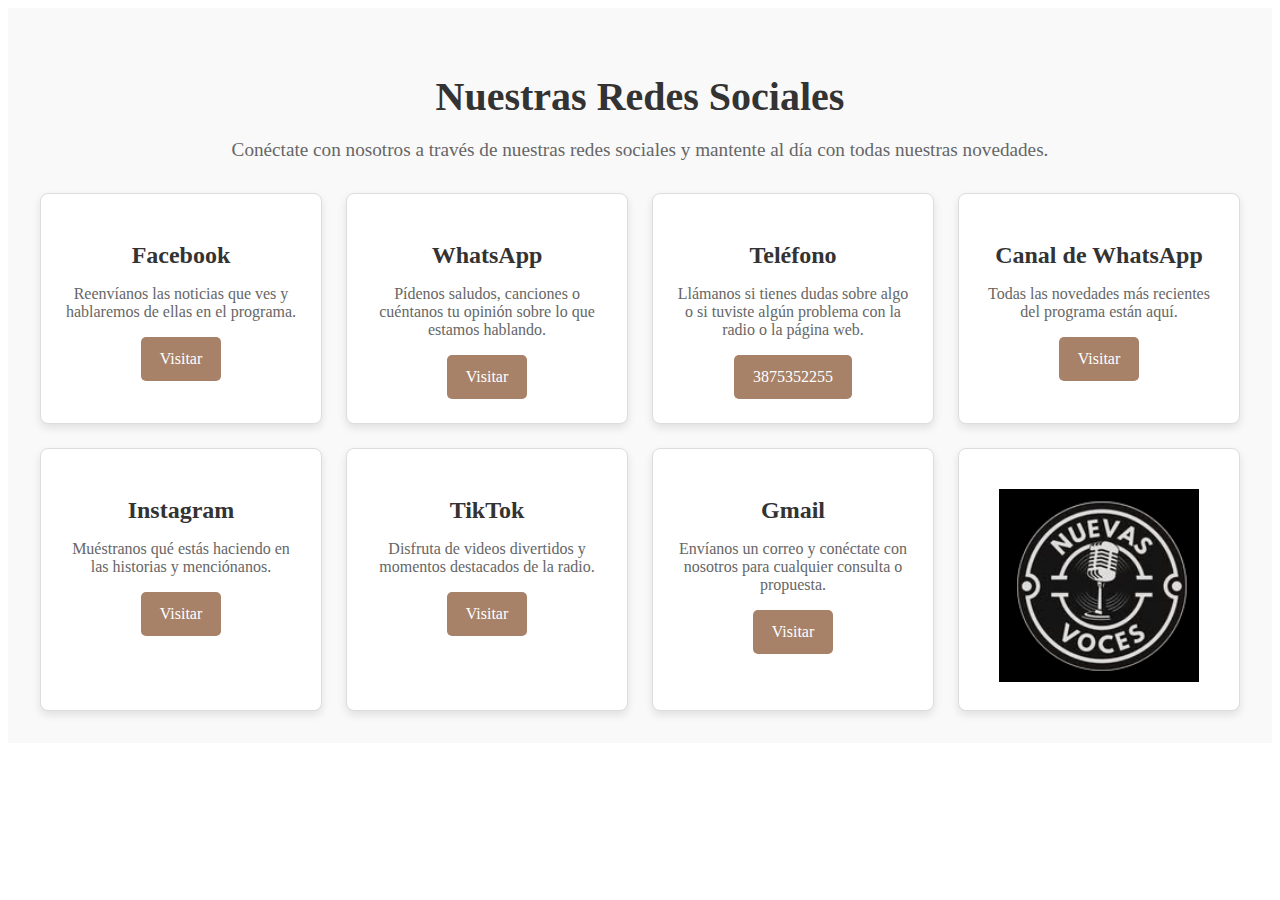
<file: paginas_html/contacto.html>
<!DOCTYPE html>
<html>

<head>
    <!-- Google tag (gtag.js) -->
    <script async src="https://www.googletagmanager.com/gtag/js?id=G-W64X5Z86S9"></script>
    <script>
        window.dataLayer = window.dataLayer || [];
        function gtag() { dataLayer.push(arguments); }
        gtag('js', new Date());

        gtag('config', 'G-W64X5Z86S9');
    </script>
    <meta charset="UTF-8">
    <meta name="viewport" content="width=device-width, initial-scale=1.0">
    <link rel="stylesheet" href="estilo_cont.css">
    <title>contactos</title>
</head>

<body>
    <section class="social-media-section">
        <div class="social-media-container">
            <h2 class="section-title">Nuestras Redes Sociales</h2>
            <p class="section-description">Conéctate con nosotros a través de nuestras redes sociales y mantente al día 
                con todas nuestras novedades.</p>
    
            <div class="social-cards">
                <div class="card">
                    <div class="icon">
                        <i class="fab fa-facebook"></i>
                    </div>
                    <h3>Facebook</h3>
                    <p>Reenvíanos las noticias que ves y hablaremos de ellas en el programa.</p>
                    <a href="https://www.facebook.com/profile.php?id=61564434778958&mibextid=JRoKGi" class="card-link" target="_blank">Visitar</a>
                </div>
                <div class="card">
                    <div class="icon">
                        <i class="fab fa-twitter"></i>
                    </div>
                    <h3>WhatsApp</h3>
                    <p>Pídenos saludos, canciones o cuéntanos tu opinión sobre lo que estamos hablando.</p>
                    <a href="https://wa.me/5493875352255" class="card-link" target="_blank">Visitar</a>
                </div>
                <div class="card">
                    <div class="icon">
                        <i class="fab fa-phone"></i>
                    </div>
                    <h3 id="telefono">Teléfono</h3>
                    <p>Llámanos si tienes dudas sobre algo o si tuviste algún problema con la radio o la página web.</p>
                    <a href="#telefono" class="card-link">3875352255</a>
                </div>
                <div class="card">
                    <div class="icon">
                        <i class="fab fa-whatsapp"></i>
                    </div>
                    <h3>Canal de WhatsApp</h3>
                    <p>Todas las novedades más recientes del programa están aquí.</p>
                    <a href="https://whatsapp.com/channel/0029Vb3cLDCBqbrE1oN8411v" class="card-link" target="_blank">Visitar</a>
                </div>
                <div class="card">
                    <div class="icon">
                        <i class="fab fa-instagram"></i>
                    </div>
                    <h3>Instagram</h3>
                    <p>Muéstranos qué estás haciendo en las historias y menciónanos.</p>
                    <a href="https://www.instagram.com/nuevasvoces.ok?utm_source=ig_web_button_share_sheet&igsh=ZDNlZDc0MzIxNw==" class="card-link" target="_blank">Visitar</a>
                </div>
                <div class="card">
                    <div class="icon">
                        <i class="fab fa-tiktok"></i>
                    </div>
                    <h3>TikTok</h3>
                    <p>Disfruta de videos divertidos y momentos destacados de la radio.</p>
                    <a href="https://www.tiktok.com/@nueevasvoces.ok?_t=ZM-8tBSfmMaY8E&_r=1" class="card-link" target="_blank">Visitar</a>
                </div>
                <div class="card">
                    <div class="icon">
                        <i class="far fa-envelope"></i>
                    </div>
                    <h3>Gmail</h3>
                    <p>Envíanos un correo y conéctate con nosotros para cualquier consulta o propuesta.</p>
                    <a href="mailto:nuevasvoces.off@gmail.com" class="card-link" target="_blank">Visitar</a>
                </div>
                <div class="card">
                    <div class="icon">
                        <i class="fas fa-microphone"></i>
                    </div>
                    <img src="../imagenes_pag/Captura de pantalla 2025-01-12 024820.png" alt="Logo de Nuevas Voces" 
                        title="Logo de Nuevas Voces" width="200px" />
                </div>
            </div>
        </div>
    </section>
    



</body>

</html>
</file>
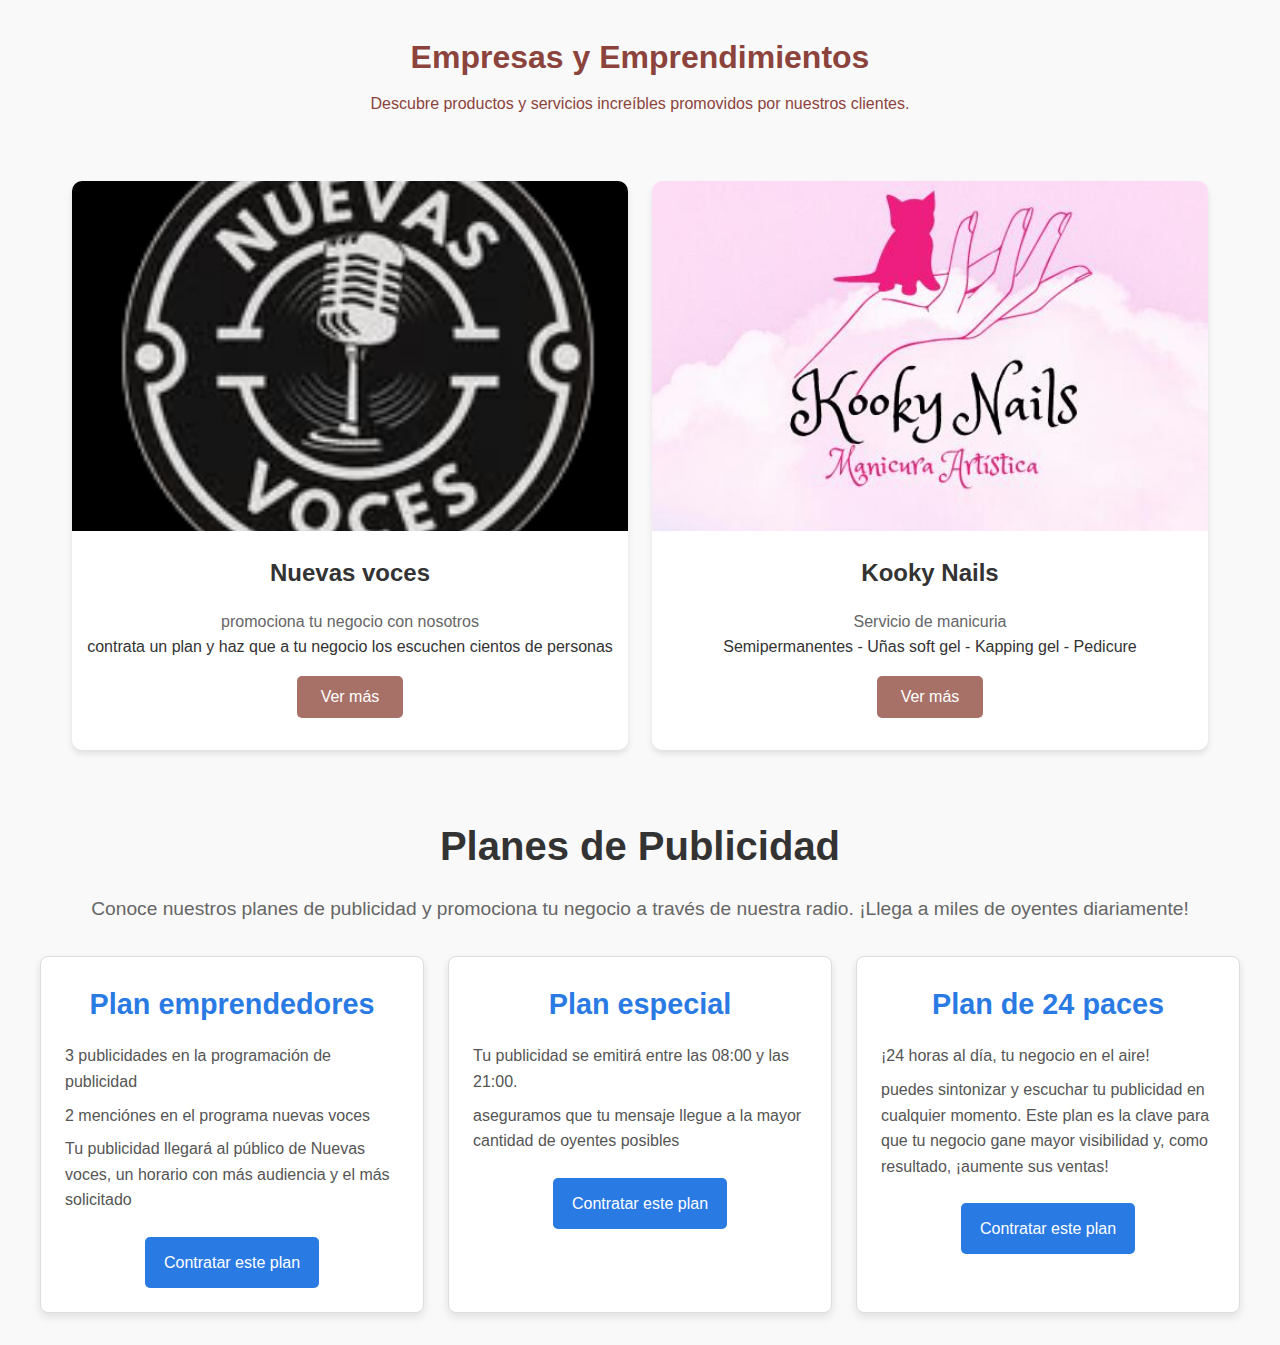
<file: paginas_html/galeria.html>
<!DOCTYPE html>
<html lang="en">

<head>
  <!-- Google tag (gtag.js) -->
  <script async src="https://www.googletagmanager.com/gtag/js?id=G-W64X5Z86S9"></script>
  <script>
    window.dataLayer = window.dataLayer || [];
    function gtag() { dataLayer.push(arguments); }
    gtag('js', new Date());

    gtag('config', 'G-W64X5Z86S9');
  </script>
  <meta charset="UTF-8">
  <meta name="viewport" content="width=device-width, initial-scale=1.0">
  <title>Promociones</title>
  <link rel="stylesheet" href="estilo_galery.css">
</head>

<body>
  <header class="header">
    <h1>Empresas y Emprendimientos</h1>
    <p>Descubre productos y servicios increíbles promovidos por nuestros clientes.</p>
  </header>

  <main class="product-section">
    <div class="product-card">
      <img src="../imagenes_pag/Captura de pantalla 2025-01-12 024820.png" alt="Logo nuevas voces" class="product-logo">
      <h2 class="product-title">Nuevas voces</h2>
      <p class="product-description">promociona tu negocio con nosotros</p>
      <p>contrata un plan y haz que a tu negocio los escuchen cientos de personas</p>
      <a href="#publicidad-title" class="btn">Ver más</a>
    </div>
    <div class="product-card">
      <img src="../imagenes_promociones/Imagen de WhatsApp 2025-02-01 a las 21.57.43_5e14d3e8.jpg" alt="Logo Kooky Nails" class="product-logo">
      <h2 class="product-title">Kooky Nails</h2>
      <p class="product-description">Servicio de manicuria</p>
      <p>Semipermanentes - Uñas soft gel - Kapping gel - Pedicure</p>
      <a href="https://www.instagram.com/kookynails_art?utm_source=ig_web_button_share_sheet&igsh=ZDNlZDc0MzIxNw==" target="_blank" class="btn">Ver más</a>
    </div>
    <!-- Agregar más tarjetas según sea necesario -->
</main>

<section class="advertising-section">
    <div class="advertising-container">
      <h2 class="section-title" id="publicidad-title">Planes de Publicidad</h2>
      <p class="section-description">Conoce nuestros planes de publicidad y promociona tu negocio a través de nuestra
        radio. ¡Llega a miles de oyentes diariamente!</p>

      <div class="plans">
        <!-- Primer plan -->
        <div class="plan">
          <h3 class="plan-title">Plan emprendedores</h3>
          <p class="plan-price"></p>
          <ul class="plan-details">
            <li>3 publicidades en la programación de publicidad</li>
            <li>2 menciónes en el programa nuevas voces</li>
            <li>Tu publicidad llegará al público de Nuevas voces, un horario con más audiencia y el más solicitado</li>
          </ul>
          <a href="https://wa.me/5493872224853" target="_blank" class="contact-button">Contratar este plan</a>
        </div>

        <!-- Segundo plan -->
        <div class="plan">
          <h3 class="plan-title">Plan especial</h3>
          <p class="plan-price"></p>
          <ul class="plan-details">
            <li> Tu publicidad se emitirá entre las 08:00 y las 21:00.</li>
            <li> aseguramos que tu mensaje llegue a la mayor cantidad de oyentes posibles</li>
          </ul>
          <a href="https://wa.me/5493872224853" target="_blank" class="contact-button">Contratar este plan</a>
        </div>

        <!-- Tercer plan -->
        <div class="plan">
          <h3 class="plan-title">Plan de 24 paces</h3>
          <p class="plan-price"></p>
          <ul class="plan-details">
            <li>¡24 horas al día, tu negocio en el aire!</li>
            <li>puedes sintonizar y escuchar tu publicidad en cualquier momento. Este plan es la clave para que tu negocio gane mayor visibilidad y, como resultado, ¡aumente sus ventas!
            </li>
          </ul>
          <a href="https://wa.me/5493872224853" target="_blank" class="contact-button">Contratar este plan</a>
        </div>

      </div>
    </div>
</section>


</body>

</html>
</file>
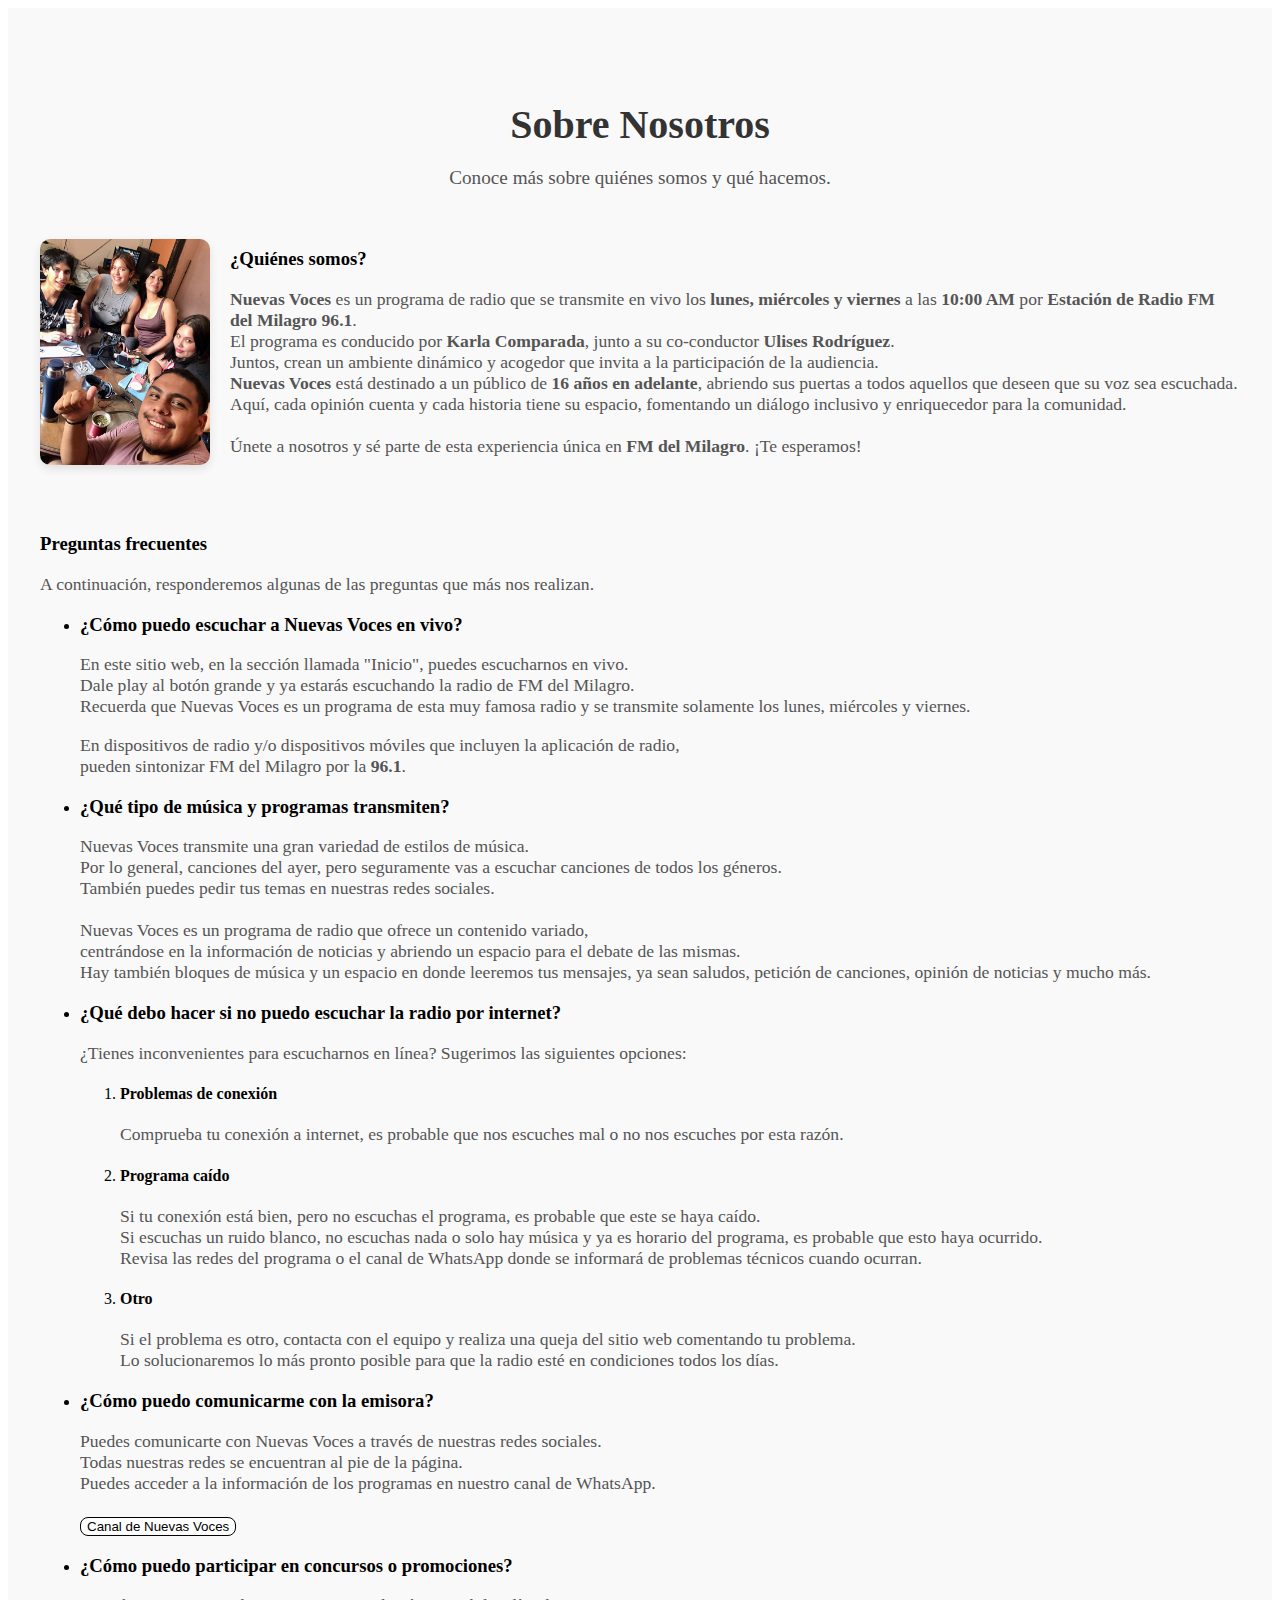
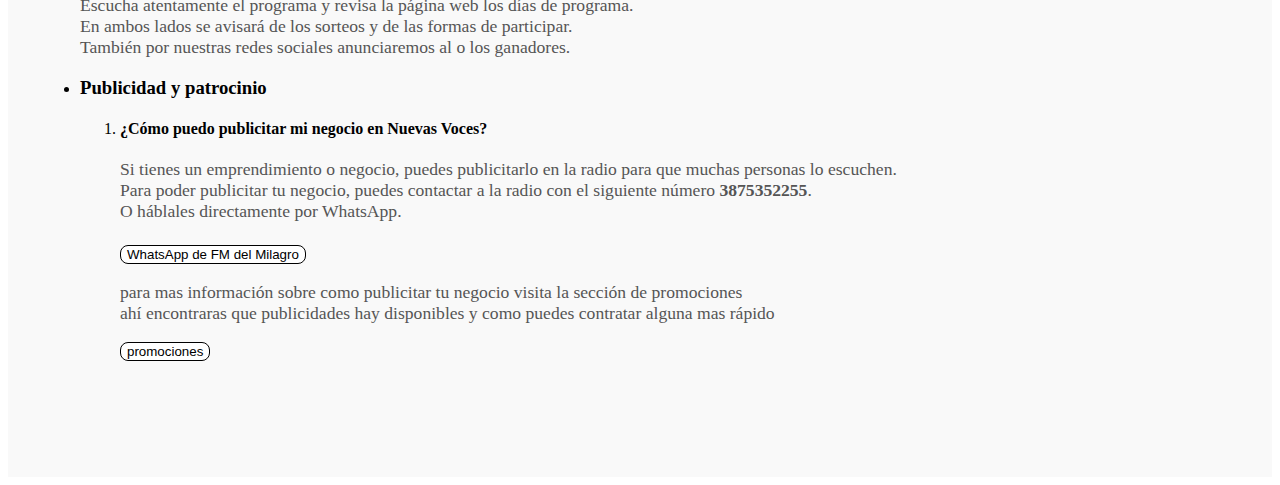
<file: paginas_html/informacion.html>
<!DOCTYPE html>
<html>

<head>
    <!-- Google tag (gtag.js) -->
    <script async src="https://www.googletagmanager.com/gtag/js?id=G-W64X5Z86S9"></script>
    <script>
        window.dataLayer = window.dataLayer || [];
        function gtag() { dataLayer.push(arguments); }
        gtag('js', new Date());

        gtag('config', 'G-W64X5Z86S9');
    </script>
    <meta charset="UTF-8">
    <meta name="viewport" content="width=device-width, initial-scale=1.0">
    <link rel="stylesheet" href="estilo_info.css">
    <title>informacion</title>
</head>

<body>
    <section class="about-section">
        <div class="about-container">
            <h2>Sobre Nosotros</h2>
            <p class="intro-text">Conoce más sobre quiénes somos y qué hacemos.</p>

            <div class="about-content">
                <div class="about-item">
                    <img src="../imagenes_pag/Imagen de WhatsApp 2025-01-27 a las 13.29.02_8ae26126.jpg"
                        alt="Nuestro equipo" title="Equipo de Nuevas Voces">
                    <div class="text-content">
                        <h3> ¿Quiénes somos?</h3>
                        <p>
                            <span>Nuevas Voces</span> es un programa de radio que se transmite en vivo los <span>lunes, miércoles y
                                viernes</span> a las <span>10:00 AM</span> por <span>Estación de Radio FM del Milagro
                                96.1</span>.<br />

                            El programa es conducido por <span>Karla Comparada</span>, junto a su co-conductor
                            <span>Ulises Rodríguez</span>.<br />
                            Juntos, crean un ambiente dinámico y acogedor que invita a la participación de la
                            audiencia.<br />

                            <span>Nuevas Voces</span> está destinado a un público de <span>16 años en adelante</span>,
                            abriendo sus puertas a
                            todos aquellos que deseen que su voz sea escuchada.<br>
                            Aquí, cada opinión cuenta y cada historia tiene su espacio, fomentando un diálogo inclusivo
                            y enriquecedor para la comunidad.<br><br />

                            Únete a nosotros y sé parte de esta experiencia única en <span>FM del Milagro</span>. ¡Te
                            esperamos!
                        </p>
                    </div>
                </div>

                <div class="about-item">
                    <div class="text-content">
                        <h3>Preguntas frecuentes</h3>
                        <p>
                            A continuación, responderemos algunas de las preguntas que más nos realizan.
                        </p>
                        <ul>
                            <li>
                                <h3>¿Cómo puedo escuchar a Nuevas Voces en vivo?</h3>
                                <p>
                                    En este sitio web, en la sección llamada "Inicio", puedes escucharnos en vivo.<br />
                                    Dale play al botón grande y ya estarás escuchando la radio de FM del Milagro.<br />
                                    Recuerda que Nuevas Voces es un programa de esta muy famosa radio y se transmite
                                    solamente los lunes, miércoles y viernes.
                                </p>
                                <p>
                                    En dispositivos de radio y/o dispositivos móviles que incluyen la aplicación de
                                    radio,<br />
                                    pueden sintonizar FM del Milagro por la <span>96.1</span>.
                                </p>
                            </li>
                            <li>
                                <h3>¿Qué tipo de música y programas transmiten?</h3>
                                <p>
                                    Nuevas Voces transmite una gran variedad de estilos de música.<br />
                                    Por lo general, canciones del ayer, pero seguramente vas a escuchar canciones de
                                    todos los géneros.<br />
                                    También puedes pedir tus temas en nuestras redes sociales.<br />
                                    <br />
                                    Nuevas Voces es un programa de radio que ofrece un contenido variado,<br />
                                    centrándose en la información de noticias y abriendo un espacio para el debate de
                                    las mismas.<br />
                                    Hay también bloques de música y un espacio en donde leeremos tus mensajes, ya sean
                                    saludos, petición de canciones, opinión de noticias y mucho más.
                                </p>
                            </li>
                            <li>
                                <h3>¿Qué debo hacer si no puedo escuchar la radio por internet?</h3>
                                <p>
                                    ¿Tienes inconvenientes para escucharnos en línea? Sugerimos las siguientes opciones:
                                </p>
                                <ol>
                                    <li>
                                        <h4>Problemas de conexión</h4>
                                        <p>
                                            Comprueba tu conexión a internet, es probable que nos escuches mal o no nos
                                            escuches por esta razón.
                                        </p>
                                    </li>
                                    <li>
                                        <h4>Programa caído</h4>
                                        <p>
                                            Si tu conexión está bien, pero no escuchas el programa, es probable que este
                                            se haya caído.<br />
                                            Si escuchas un ruido blanco, no escuchas nada o solo hay música y ya es
                                            horario del programa, es probable que esto haya ocurrido.<br />
                                            Revisa las redes del programa o el canal de WhatsApp donde se informará de
                                            problemas técnicos cuando ocurran.
                                        </p>
                                    </li>
                                    <li>
                                        <h4>Otro</h4>
                                        <p>
                                            Si el problema es otro, contacta con el equipo y realiza una queja del sitio
                                            web comentando tu problema.<br />
                                            Lo solucionaremos lo más pronto posible para que la radio esté en condiciones
                                            todos los días.
                                        </p>
                                    </li>
                                </ol>
                            </li>
                            <li>
                                <h3>¿Cómo puedo comunicarme con la emisora?</h3>
                                <p>
                                    Puedes comunicarte con Nuevas Voces a través de nuestras redes sociales.<br />
                                    Todas nuestras redes se encuentran al pie de la página.<br />
                                    Puedes acceder a la información de los programas en nuestro canal de WhatsApp.<br /><br />
                                    <a href="https://whatsapp.com/channel/0029Vb3cLDCBqbrE1oN8411v" target="_blank">
                                        <button>Canal de Nuevas Voces</button>
                                    </a>
                                </p>
                            </li>
                            <li>
                                <h3>¿Cómo puedo participar en concursos o promociones?</h3>
                                <p>
                                    Escucha atentamente el programa y revisa la página web los días de programa.<br />
                                    En ambos lados se avisará de los sorteos y de las formas de participar.<br />
                                    También por nuestras redes sociales anunciaremos al o los ganadores.<br />
                                </p>
                            </li>
                            <li>
                                <h3>Publicidad y patrocinio</h3>
                                <ol>
                                    <li>
                                        <h4>¿Cómo puedo publicitar mi negocio en Nuevas Voces?</h4>
                                        <p>
                                            Si tienes un emprendimiento o negocio, puedes publicitarlo en la radio para
                                            que muchas personas lo escuchen.<br />
                                            Para poder publicitar tu negocio, puedes contactar a la radio con el
                                            siguiente número <span>3875352255</span>.<br />
                                            O háblales directamente por WhatsApp.<br /><br />
                                            <a href="https://wa.me/5493875352255" target="_blank">
                                                <button>WhatsApp de FM del Milagro</button>
                                            </a>
                                        </p>
                                    </li>
                                    <p>
                                        para mas información sobre como publicitar tu negocio visita la sección de promociones <br/>
                                        ahí encontraras que publicidades hay disponibles y como puedes contratar alguna mas rápido
                                    </p>
                                    <a href="galeria.html" target="marco">
                                        <button>promociones</button>
                                    </a>
                                </ol>
                            </li>
                        </ul>
                    </div>
                </div>
            </div>
        </div>
    </section>
</body>

</html>
</file>
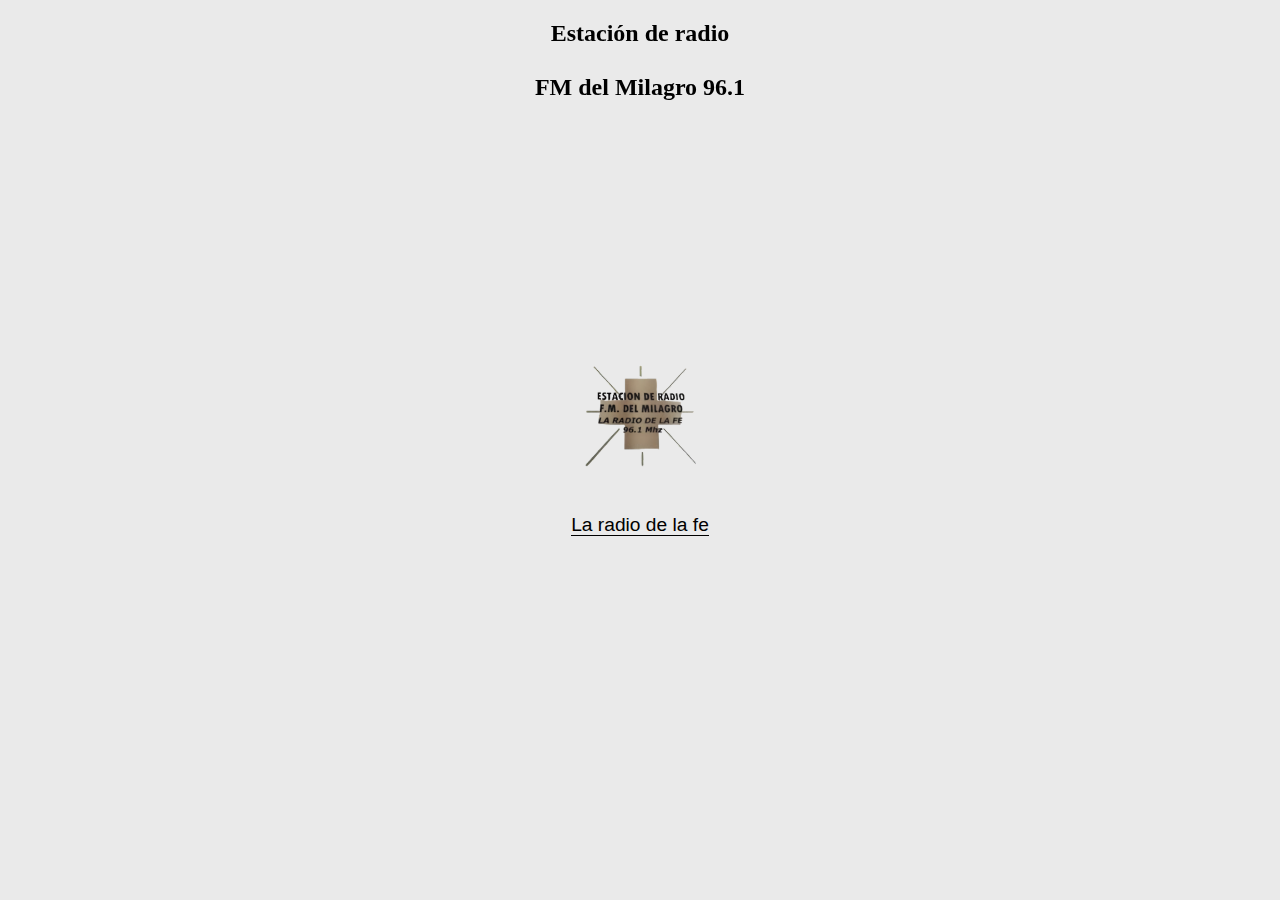
<file: paginas_html/inicio.html>
<!DOCTYPE html>
<html>

<head>
    <!-- Google tag (gtag.js) -->
    <script async src="https://www.googletagmanager.com/gtag/js?id=G-W64X5Z86S9"></script>
    <script>
        window.dataLayer = window.dataLayer || [];
        function gtag() { dataLayer.push(arguments); }
        gtag('js', new Date());
        gtag('config', 'G-W64X5Z86S9');
    </script>
    <meta charset="UTF-8">
    <meta name="viewport" content="width=device-width, initial-scale=1.0">
    <link rel="stylesheet" href="estilo_inicio.css">
    <title>Inicio</title>
</head>

<body>
    <header class="pageHeader">
        <h2>Estación de radio <br /><br />FM del Milagro 96.1<h2>
    </header>
    <img src="../imagenes_pag/Picsart_24-12-21_11-30-59-353.png" width="150px" alt="logo de FM del milagro"
        title="FM del milagro" />
    <p><span>La radio de la fe</span></p>
    
    <!-- Reproductor Visible -->
    <script type="text/javascript" src="https://hosted.muses.org/mrp.js"></script>
    <script type="text/javascript">
        MRP.insert({
            'url': 'https://emisora.radiosplay.com.ar/8112/stream',
            'lang': 'es',
            'volume': 100,
            'autoplay': false,
            'forceHTML5': true,
            'jsevents': true,
            'buffering': 0,
            'title': 'FM DEL MILAGRO',
            'welcome': 'Bienvenidos',
            'wmode': 'transparent',
            'skin': 'alberto',
            'width': 250,
            'height': 95
        });
    </script>
    
    <script>
        document.addEventListener("DOMContentLoaded", function () {
            var hiddenRadio = document.getElementById("hidden-radio");
            var visibleRadio = document.querySelector("iframe");
            
            if (hiddenRadio.paused) {
                hiddenRadio.play();
            }
        });
    </script>
</body>

</html>
</file>
<file: paginas_html/estilo_cont.css>
/* Sección de Redes Sociales */
.social-media-section {
  padding: 2rem;
  background-color: #f9f9f9;
  text-align: center;
}

.social-media-container {
  max-width: 1200px;
  margin: 0 auto;
}

.section-title {
  font-size: 2.5rem;
  color: #333;
  margin-bottom: 1rem;
}

.section-description {
  font-size: 1.2rem;
  color: #666;
  margin-bottom: 2rem;
}

.social-cards {
  display: grid;
  grid-template-columns: repeat(auto-fit, minmax(250px, 1fr));
  gap: 1.5rem;
  justify-content: center;
}

.card {
  background-color: #fff;
  padding: 1.5rem;
  border: 1px solid #ddd;
  border-radius: 8px;
  box-shadow: 0 4px 8px rgba(0, 0, 0, 0.1);
  text-align: center;
  transition: transform 0.3s ease, box-shadow 0.3s ease;
}

.card:hover {
  transform: translateY(-10px);
  box-shadow: 0 6px 12px rgba(0, 0, 0, 0.15);
}

.icon {
  font-size: 2.5rem;
  color: #2a7ae4;
  margin-bottom: 1rem;
}

.card h3 {
  font-size: 1.5rem;
  color: #333;
  margin-bottom: 0.5rem;
}

.card p {
  font-size: 1rem;
  color: #666;
  margin-bottom: 1rem;
}

.card-link {
  display: inline-block;
  padding: 0.8rem 1.2rem;
  background-color: #a78168;
  color: #fff;
  text-decoration: none;
  border-radius: 5px;
  font-size: 1rem;
  transition: background-color 0.3s ease;
}

.card-link:hover {
  background-color: #e2cdc1;
  color: brown;
}
</file>
<file: paginas_html/estilo_galery.css>
/* styles.css */
* {
  margin: 0;
  padding: 0;
  box-sizing: border-box;
}

body {
  font-family: Arial, sans-serif;
  background-color: #f9f9f9;
  color: #333;
  line-height: 1.6;
}

.header {
  text-align: center;
  color: #8c433c;
  padding: 2rem 1rem;
}

.header h1 {
  font-size: 2rem;
  margin-bottom: 0.5rem;
}

.header p {
  font-size: 1rem;
}

.product-section {
  display: grid;
  grid-template-columns: repeat(auto-fit, minmax(300px, 1fr));
  gap: 1.5rem;
  padding: 2rem;
  max-width: 1200px;
  margin: 0 auto;
}

.product-card {
  background: white;
  border-radius: 10px;
  box-shadow: 0 4px 6px rgba(0, 0, 0, 0.1);
  overflow: hidden;
  text-align: center;
  transition: transform 0.3s ease, box-shadow 0.3s ease;
}

.product-card:hover {
  transform: translateY(-5px);
  box-shadow: 0 6px 12px rgba(0, 0, 0, 0.2);
}

.product-logo {
  width: 100%;
  height: 350px;
  object-fit: cover;
}

.product-title {
  font-size: 1.5rem;
  margin: 1rem 0;
}

.product-description {
  font-size: 1rem;
  color: #666;
  padding: 0 1rem;
}

.btn {
  display: inline-block;
  margin: 1rem 0 2rem;
  padding: 0.5rem 1.5rem;
  background-color: #a87168;
  color: white;
  text-decoration: none;
  border-radius: 5px;
  transition: background-color 0.3s ease;
}

.btn:hover {
  background-color: #e2cdc1;
  color: brown;
}

/* Sección de Publicidad */
.advertising-section {
  padding: 2rem;
  background-color: #f9f9f9;
  text-align: center;
}

.advertising-container {
  max-width: 1200px;
  margin: 0 auto;
}

.section-title {
  font-size: 2.5rem;
  color: #333;
  margin-bottom: 1rem;
}

.section-description {
  font-size: 1.2rem;
  color: #666;
  margin-bottom: 2rem;
}

.plans {
  display: grid;
  grid-template-columns: repeat(auto-fit, minmax(300px, 1fr));
  gap: 1.5rem;
}

.plan {
  background-color: #fff;
  padding: 1.5rem;
  border: 1px solid #ddd;
  border-radius: 8px;
  box-shadow: 0 4px 8px rgba(0, 0, 0, 0.1);
  transition: transform 0.3s ease, box-shadow 0.3s ease;
}

.plan:hover {
  transform: translateY(-10px);
  box-shadow: 0 6px 12px rgba(0, 0, 0, 0.15);
}

.plan-title {
  font-size: 1.8rem;
  color: #2a7ae4;
  margin-bottom: 0.5rem;
}

.plan-price {
  font-size: 1.5rem;
  color: #333;
  margin-bottom: 1rem;
}

.plan-details {
  list-style: none;
  padding: 0;
  margin: 0 0 1.5rem;
  text-align: left;
}

.plan-details li {
  margin: 0.5rem 0;
  font-size: 1rem;
  color: #555;
}

.contact-button {
  display: inline-block;
  padding: 0.8rem 1.2rem;
  background-color: #2a7ae4;
  color: #fff;
  text-decoration: none;
  border-radius: 5px;
  font-size: 1rem;
  transition: background-color 0.3s ease;
}

.contact-button:hover {
  background-color: #1d5fb8;
}
</file>
<file: paginas_html/estilo_info.css>
.about-section {
    padding: 60px 20px;
    background: #f9f9f9;
    text-align: center;
}

.about-container {
    max-width: 1200px;
    margin: 0 auto;
}

.about-section h2 {
    font-size: 2.5rem;
    margin-bottom: 10px;
    color: #333;
}

.intro-text {
    font-size: 1.2rem;
    margin-bottom: 40px;
    color: #555;
}

span{
    font: bold;
}

.about-content .about-item {
    display: flex;
    align-items: center;
    gap: 20px;
    margin-bottom: 40px;
    flex-wrap: wrap;
}

.about-content .about-item img {
    width: 100%;
    max-width: 170px;
    border-radius: 10px;
    box-shadow: 0 4px 10px rgba(0, 0, 0, 0.1);
}

.about-content .text-content {
    flex: 1;
    text-align: left;
}

.about-content .text-content p {
    font-size: 1.1rem;
    color: #555;
}

.about-item .text-content a button{
    background-color: #fff;
    border: 1px solid black;
    border-radius: 8px 8px;
}

.about-item .text-content a button:hover{
    background-color: #2c2c2c;
    color: #eaeaea;
}

.about-item.reverse {
    flex-direction: row-reverse;
}

.about-values {
    margin-top: 40px;
    margin-bottom: 40px;
}

.about-values h3 {
    font-size: 1.8rem;
    margin-bottom: 20px;
    color: #333;
}

.values-grid {
    display: flex;
    flex-wrap: wrap;
    gap: 20px;
    justify-content: center;
}

.value-item {
    background: #fff;
    padding: 20px;
    border-radius: 10px;
    text-align: center;
    box-shadow: 0 4px 10px rgba(0, 0, 0, 0.1);
    flex: 1 1 calc(25% - 20px);
    max-width: 200px;
}

.value-item img {
    width: 50px;
    margin-bottom: 10px;
}

.value-item p {
    font-size: 1rem;
    color: #333;
}

.about-item .text-content p span{
    font-weight: bold;
}

@media (max-width: 768px) {
    .about-content .about-item {
        flex-direction: column;
    }

    .about-item.reverse {
        flex-direction: column;
    }

    .values-grid {
        flex-direction: column;
        align-items: center;
    }

    .value-item {
        max-width: 100%;
    }
}
</file>
<file: paginas_html/estilo_inicio.css>
body {
    display: flex;
    flex-direction: column;
    align-items: center;
    justify-content: center;
    min-height: 100vh;
    margin: 0;
    text-align: center;
    background-color: #eaeaea;
}
.pageHeader{
    text-align: center;
    position: fixed;
    top: 0;
}
span{
    font: bold;
    font-size: larger;
    font-family: 'Lucida Sans', 'Lucida Sans Regular', 'Lucida Grande', 'Lucida Sans Unicode', Geneva, Verdana, sans-serif;
    box-shadow: 0px 1px 0px 0px;
}
</file>
